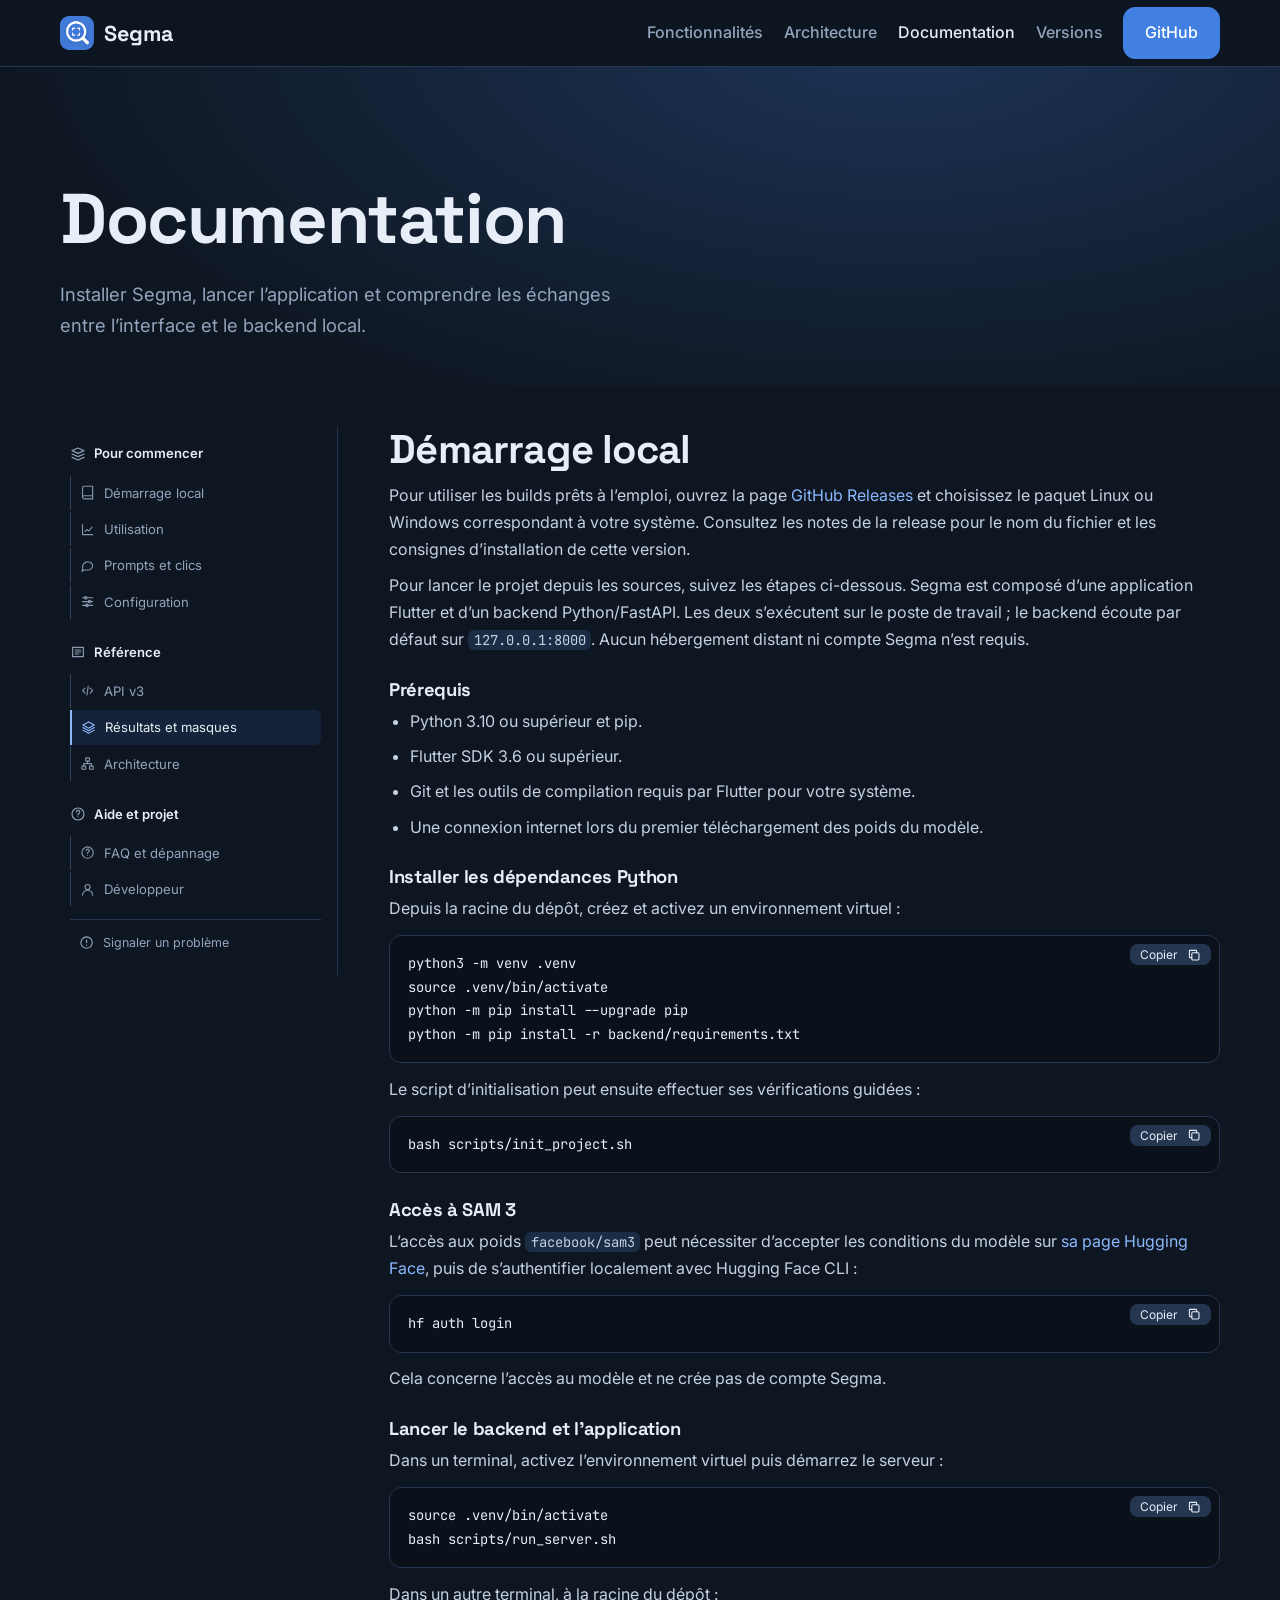
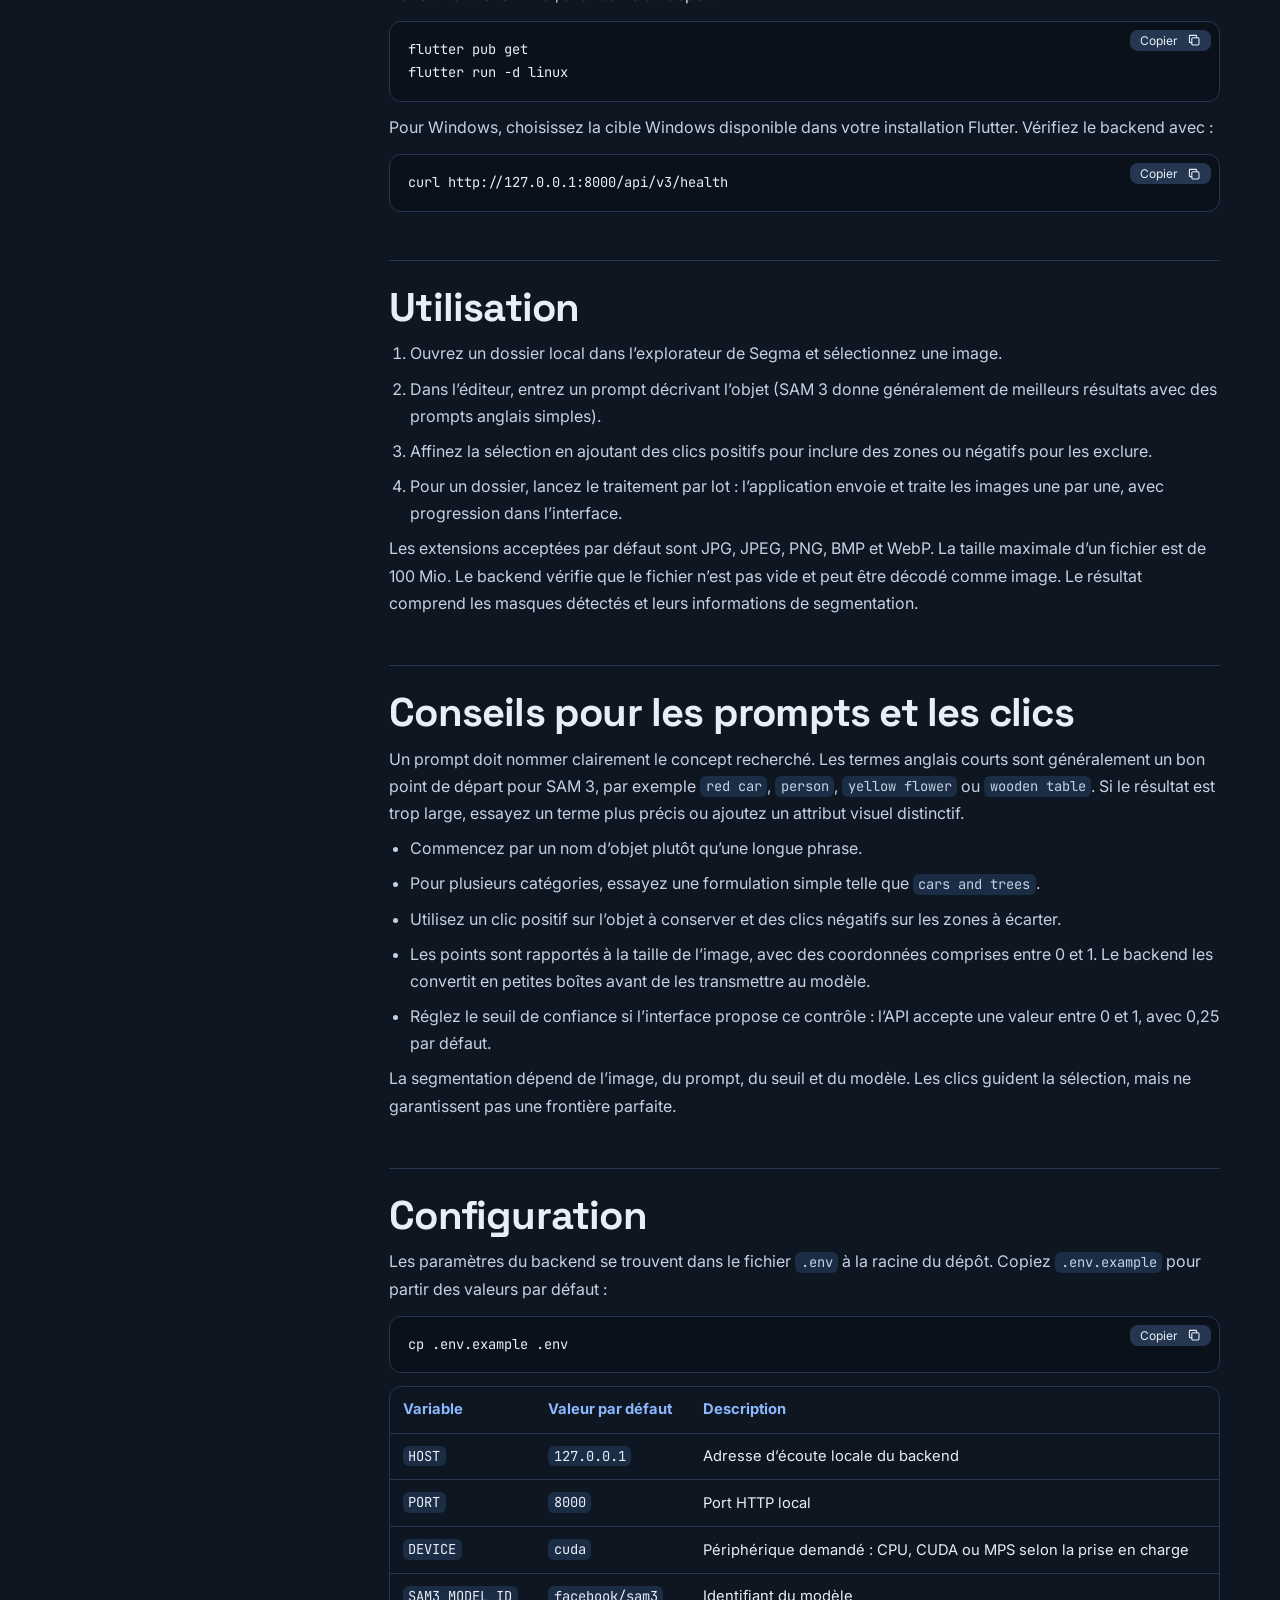
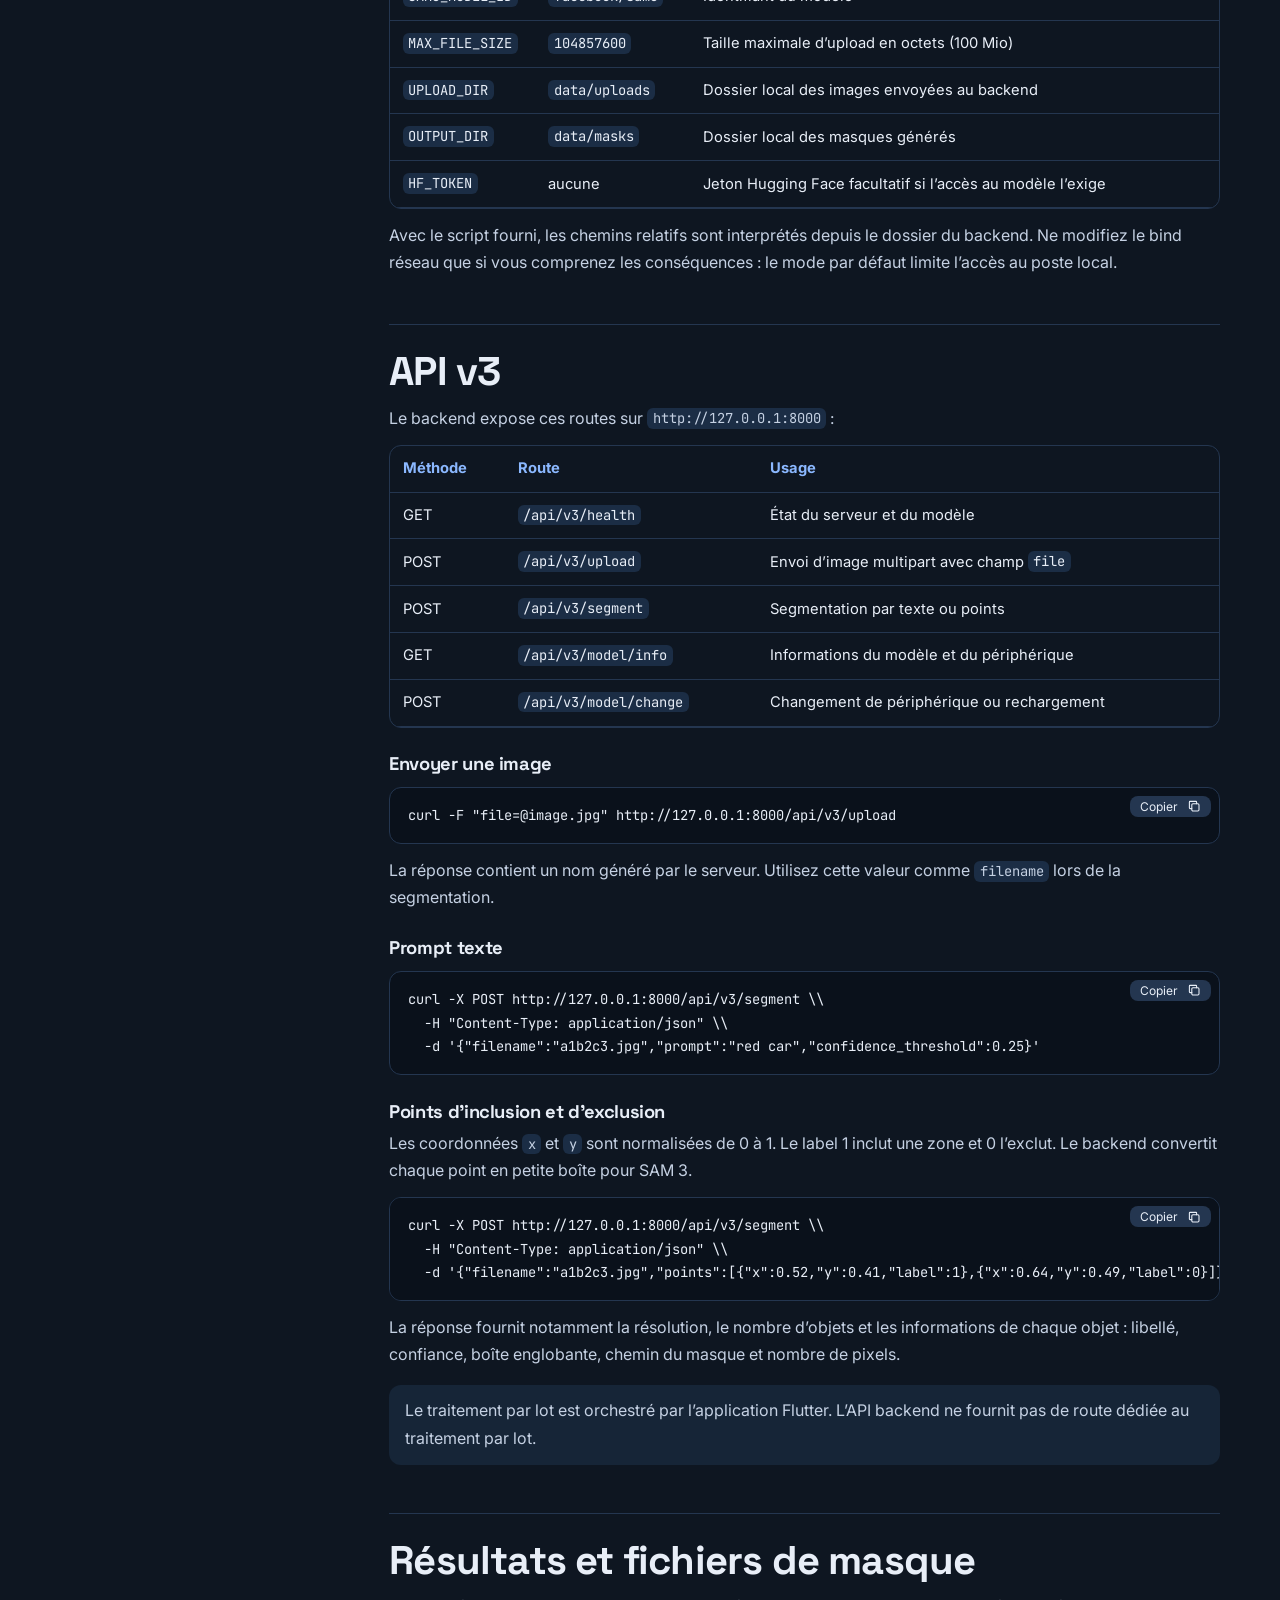
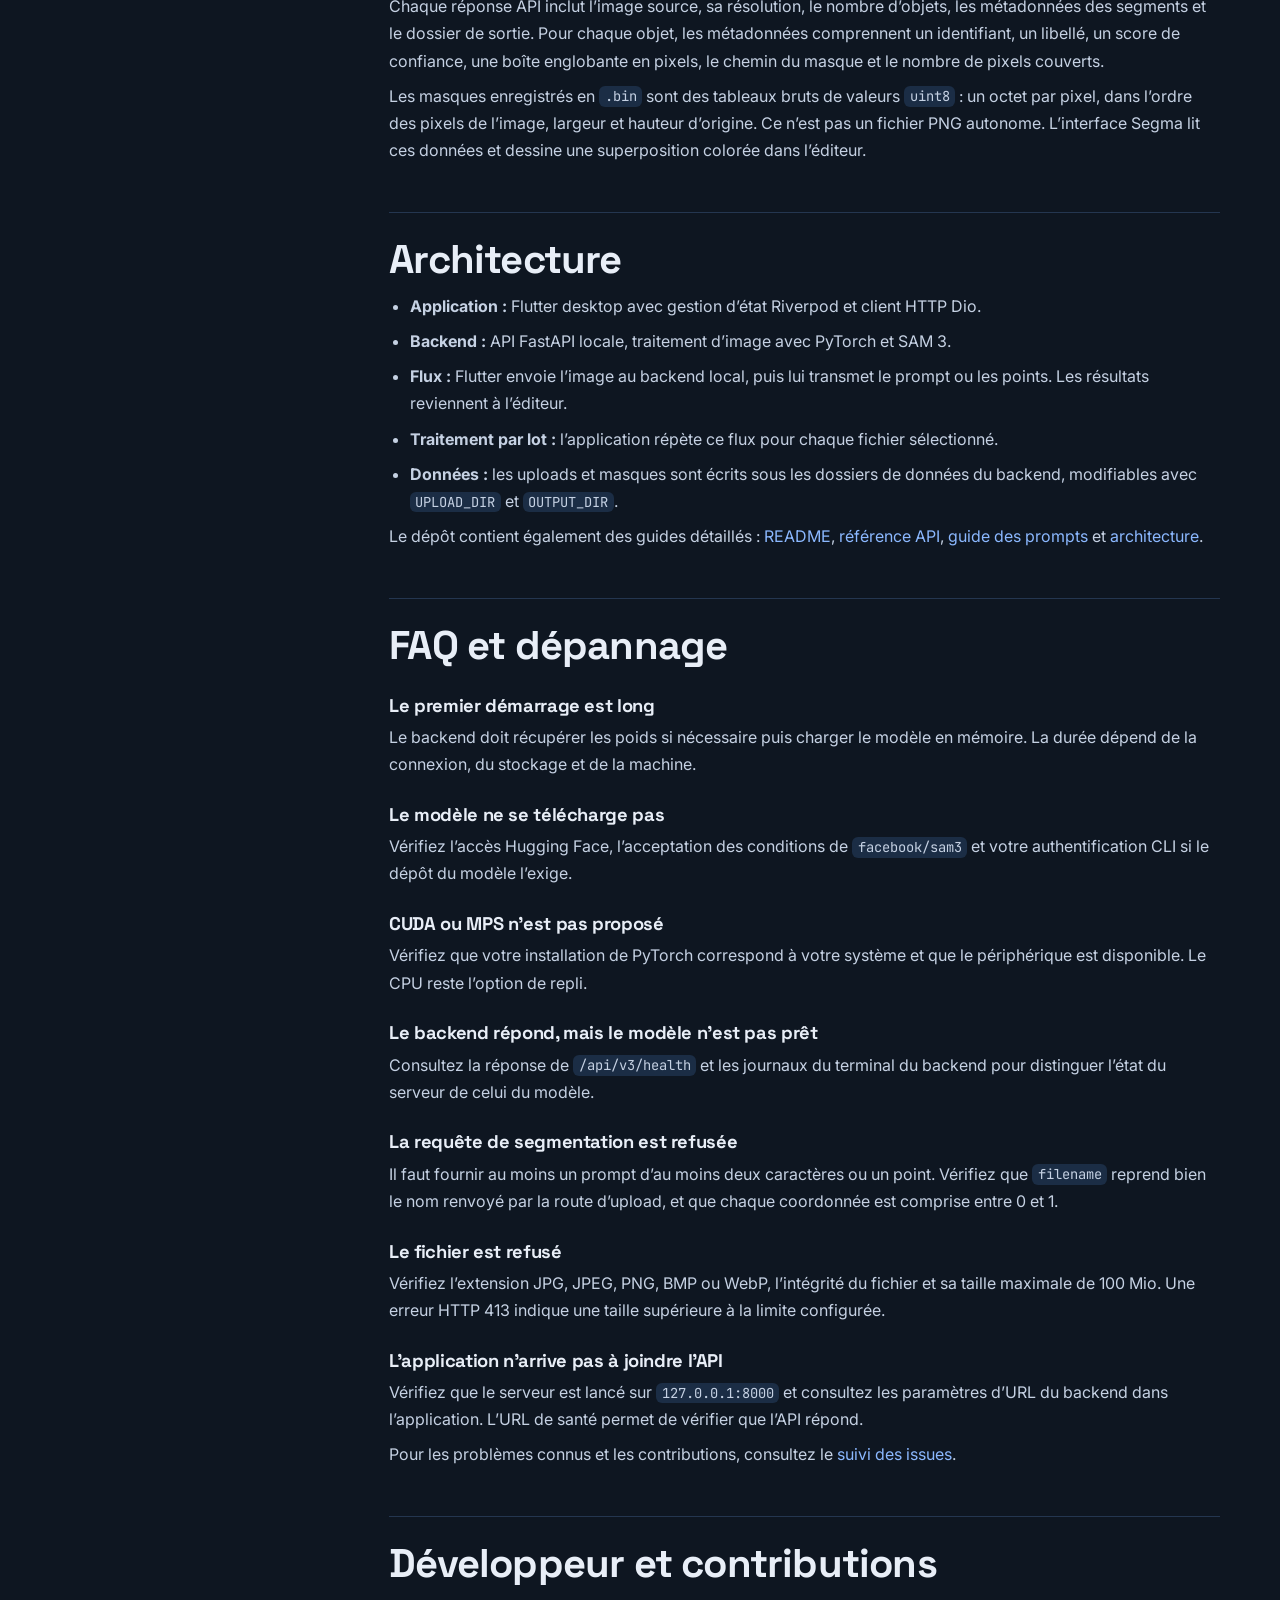
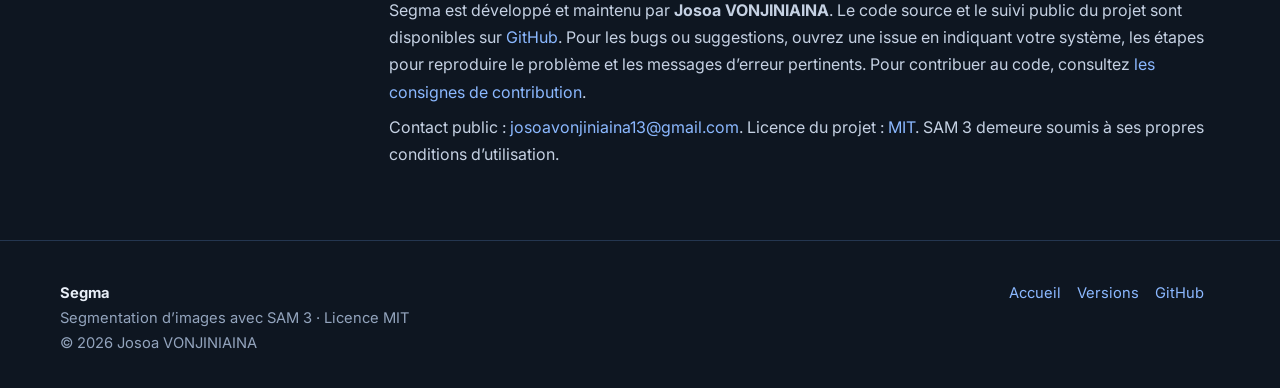
<file: presentation/docs.html>
<!doctype html>
<html lang="fr">

<head>
  <meta charset="utf-8">
  <meta name="viewport" content="width=device-width,initial-scale=1,viewport-fit=cover">
  <title>Documentation - Segma</title>
  <meta name="description" content="Installation locale, utilisation, API et architecture de Segma.">
  <meta name="theme-color" content="#0e1621">
  <link rel="icon" href="assets/favicon.png">
  <link rel="preconnect" href="https://fonts.googleapis.com">
  <link rel="preconnect" href="https://fonts.gstatic.com" crossorigin>
  <link
    href="https://fonts.googleapis.com/css2?family=Inter:wght@400;500;600&family=JetBrains+Mono:wght@400;500&family=Space+Grotesk:wght@500;700&display=swap"
    rel="stylesheet">
  <link rel="stylesheet" href="css/style.css">
</head>

<body>
  <header>
    <div class="wrap">
      <nav><a class="brand" href="index.html"><img src="assets/favicon.png" alt="">Segma</a><button id="burger"
          aria-label="Ouvrir le menu" aria-expanded="false"><svg class="icon" viewBox="0 0 24 24" aria-hidden="true">
            <path d="M4 6h16M4 12h16M4 18h16" />
          </svg></button>
        <div class="links"><a href="index.html#fonctionnalites">Fonctionnalités</a><a
            href="index.html#architecture">Architecture</a><a class="on" href="docs.html">Documentation</a><a
            href="releases.html">Versions</a><a class="btn" href="https://github.com/josoavj/segma">GitHub</a></div>
      </nav>
    </div>
  </header>
  <main>
    <section class="hero page-hero">
      <div class="wrap"><h1>Documentation</h1>
        <p class="lead">Installer Segma, lancer l’application et comprendre les échanges entre l’interface et le backend
          local.</p>
      </div>
    </section>
    <div class="wrap docs">
      <aside class="docs-aside">
        <button id="tocbtn" class="toc-toggle" type="button" aria-expanded="false" aria-controls="docs-nav">
          <svg class="icon" viewBox="0 0 24 24" aria-hidden="true"><path d="M4 6h16M4 12h16M4 18h16" /></svg>
          <span>Sommaire de la documentation</span>
          <svg class="icon toc-chevron" viewBox="0 0 24 24" aria-hidden="true"><path d="m6 9 6 6 6-6" /></svg>
        </button>
        <nav class="side" id="docs-nav" aria-label="Sommaire de la documentation">
          <div class="side-group"><span class="side-label"><svg class="icon" viewBox="0 0 24 24" aria-hidden="true"><path d="m3 7 9-4 9 4-9 4-9-4Z"/><path d="m3 12 9 4 9-4M3 17l9 4 9-4"/></svg>Pour commencer</span>
            <a class="side-link" href="#demarrage"><svg class="icon" viewBox="0 0 24 24" aria-hidden="true"><path d="M4 19.5A2.5 2.5 0 0 1 6.5 17H20M6.5 2H20v20H6.5A2.5 2.5 0 0 1 4 19.5v-15A2.5 2.5 0 0 1 6.5 2Z"/></svg>Démarrage local</a>
            <a class="side-link" href="#utilisation"><svg class="icon" viewBox="0 0 24 24" aria-hidden="true"><path d="M4 4v16h16M8 15l3-3 3 2 5-6"/></svg>Utilisation</a>
            <a class="side-link" href="#prompts"><svg class="icon" viewBox="0 0 24 24" aria-hidden="true"><path d="M20 11.5a7.5 7.5 0 0 1-7.5 7.5H7l-4 2 1.5-4A7.5 7.5 0 1 1 20 11.5Z"/></svg>Prompts et clics</a>
            <a class="side-link" href="#configuration"><svg class="icon" viewBox="0 0 24 24" aria-hidden="true"><path d="M4 6h16M4 12h16M4 18h16"/><circle cx="9" cy="6" r="2"/><circle cx="15" cy="12" r="2"/><circle cx="11" cy="18" r="2"/></svg>Configuration</a>
          </div>
          <div class="side-group"><span class="side-label"><svg class="icon" viewBox="0 0 24 24" aria-hidden="true"><path d="M4 5h16v14H4zM8 9h8m-8 3h8m-8 3h5"/></svg>Référence</span>
            <a class="side-link" href="#api"><svg class="icon" viewBox="0 0 24 24" aria-hidden="true"><path d="m8 8-4 4 4 4m8-8 4 4-4 4m-3-11-2 14"/></svg>API v3</a>
            <a class="side-link" href="#resultats"><svg class="icon" viewBox="0 0 24 24" aria-hidden="true"><path d="m12 3 9 5-9 5-9-5 9-5Z"/><path d="m3 12 9 5 9-5M3 16l9 5 9-5"/></svg>Résultats et masques</a>
            <a class="side-link" href="#architecture"><svg class="icon" viewBox="0 0 24 24" aria-hidden="true"><rect x="9" y="3" width="6" height="5" rx="1"/><rect x="3" y="16" width="6" height="5" rx="1"/><rect x="15" y="16" width="6" height="5" rx="1"/><path d="M12 8v4M6 16v-4h12v4"/></svg>Architecture</a>
          </div>
          <div class="side-group"><span class="side-label"><svg class="icon" viewBox="0 0 24 24" aria-hidden="true"><circle cx="12" cy="12" r="9"/><path d="M9.6 9a2.5 2.5 0 1 1 4.7 1.2c-.8 1.1-2.3 1.3-2.3 3m0 3h.01"/></svg>Aide et projet</span>
            <a class="side-link" href="#faq"><svg class="icon" viewBox="0 0 24 24" aria-hidden="true"><circle cx="12" cy="12" r="9"/><path d="M9.6 9a2.5 2.5 0 1 1 4.7 1.2c-.8 1.1-2.3 1.3-2.3 3m0 3h.01"/></svg>FAQ et dépannage</a>
            <a class="side-link" href="#developpeur"><svg class="icon" viewBox="0 0 24 24" aria-hidden="true"><circle cx="12" cy="8" r="4"/><path d="M4 21a8 8 0 0 1 16 0"/></svg>Développeur</a>
          </div>
          <a class="side-help" href="https://github.com/josoavj/segma/issues" target="_blank" rel="noopener noreferrer"><svg class="icon" viewBox="0 0 24 24" aria-hidden="true"><path d="M12 8v4m0 4h.01"/><circle cx="12" cy="12" r="9"/></svg>Signaler un problème</a>
        </nav>
      </aside>
      <article class="doc">
        <h2 id="demarrage">Démarrage local</h2>
        <p>Pour utiliser les builds prêts à l’emploi, ouvrez la page <a
            href="https://github.com/josoavj/segma/releases">GitHub Releases</a> et choisissez le paquet Linux ou
          Windows correspondant à votre système. Consultez les notes de la release pour le nom du fichier et les
          consignes d’installation de cette version.</p>
        <p>Pour lancer le projet depuis les sources, suivez les étapes ci-dessous. Segma est composé d’une application
          Flutter et d’un backend Python/FastAPI. Les deux s’exécutent sur le poste de travail ; le backend écoute par
          défaut sur <code>127.0.0.1:8000</code>. Aucun hébergement distant ni compte Segma n’est requis.</p>
        <h3>Prérequis</h3>
        <ul>
          <li>Python 3.10 ou supérieur et pip.</li>
          <li>Flutter SDK 3.6 ou supérieur.</li>
          <li>Git et les outils de compilation requis par Flutter pour votre système.</li>
          <li>Une connexion internet lors du premier téléchargement des poids du modèle.</li>
        </ul>
        <h3>Installer les dépendances Python</h3>
        <p>Depuis la racine du dépôt, créez et activez un environnement virtuel :</p>
        <pre><code>python3 -m venv .venv
source .venv/bin/activate
python -m pip install --upgrade pip
python -m pip install -r backend/requirements.txt</code></pre>
        <p>Le script d’initialisation peut ensuite effectuer ses vérifications guidées :</p>
        <pre><code>bash scripts/init_project.sh</code></pre>
        <h3>Accès à SAM 3</h3>
        <p>L’accès aux poids <code>facebook/sam3</code> peut nécessiter d’accepter les conditions du modèle sur <a
            href="https://huggingface.co/facebook/sam3">sa page Hugging Face</a>, puis de s’authentifier localement avec
          Hugging Face CLI :</p>
        <pre><code>hf auth login</code></pre>
        <p>Cela concerne l’accès au modèle et ne crée pas de compte Segma.</p>
        <h3>Lancer le backend et l’application</h3>
        <p>Dans un terminal, activez l’environnement virtuel puis démarrez le serveur :</p>
        <pre><code>source .venv/bin/activate
bash scripts/run_server.sh</code></pre>
        <p>Dans un autre terminal, à la racine du dépôt :</p>
        <pre><code>flutter pub get
flutter run -d linux</code></pre>
        <p>Pour Windows, choisissez la cible Windows disponible dans votre installation Flutter. Vérifiez le backend
          avec :</p>
        <pre><code>curl http://127.0.0.1:8000/api/v3/health</code></pre>

        <h2 id="utilisation">Utilisation</h2>
        <ol>
          <li>Ouvrez un dossier local dans l’explorateur de Segma et sélectionnez une image.</li>
          <li>Dans l’éditeur, entrez un prompt décrivant l’objet (SAM 3 donne généralement de meilleurs résultats avec
            des prompts anglais simples).</li>
          <li>Affinez la sélection en ajoutant des clics positifs pour inclure des zones ou négatifs pour les exclure.
          </li>
          <li>Pour un dossier, lancez le traitement par lot : l’application envoie et traite les images une par une,
            avec progression dans l’interface.</li>
        </ol>
        <p>Les extensions acceptées par défaut sont JPG, JPEG, PNG, BMP et WebP. La taille maximale d’un fichier est de
          100 Mio. Le backend vérifie que le fichier n’est pas vide et peut être décodé comme image. Le résultat
          comprend les masques détectés et leurs informations de segmentation.</p>

        <h2 id="prompts">Conseils pour les prompts et les clics</h2>
        <p>Un prompt doit nommer clairement le concept recherché. Les termes anglais courts sont généralement un bon
          point de départ pour SAM 3, par exemple <code>red car</code>, <code>person</code>, <code>yellow flower</code>
          ou <code>wooden table</code>. Si le résultat est trop large, essayez un terme plus précis ou ajoutez un
          attribut visuel distinctif.</p>
        <ul>
          <li>Commencez par un nom d’objet plutôt qu’une longue phrase.</li>
          <li>Pour plusieurs catégories, essayez une formulation simple telle que <code>cars and trees</code>.</li>
          <li>Utilisez un clic positif sur l’objet à conserver et des clics négatifs sur les zones à écarter.</li>
          <li>Les points sont rapportés à la taille de l’image, avec des coordonnées comprises entre 0 et 1. Le backend
            les convertit en petites boîtes avant de les transmettre au modèle.</li>
          <li>Réglez le seuil de confiance si l’interface propose ce contrôle : l’API accepte une valeur entre 0 et 1,
            avec 0,25 par défaut.</li>
        </ul>
        <p>La segmentation dépend de l’image, du prompt, du seuil et du modèle. Les clics guident la sélection, mais ne
          garantissent pas une frontière parfaite.</p>

        <h2 id="configuration">Configuration</h2>
        <p>Les paramètres du backend se trouvent dans le fichier <code>.env</code> à la racine du dépôt. Copiez
          <code>.env.example</code> pour partir des valeurs par défaut :</p>
        <pre><code>cp .env.example .env</code></pre>
        <div class="tw">
          <table>
            <thead>
              <tr>
                <th>Variable</th>
                <th>Valeur par défaut</th>
                <th>Description</th>
              </tr>
            </thead>
            <tbody>
              <tr>
                <td><code>HOST</code></td>
                <td><code>127.0.0.1</code></td>
                <td>Adresse d’écoute locale du backend</td>
              </tr>
              <tr>
                <td><code>PORT</code></td>
                <td><code>8000</code></td>
                <td>Port HTTP local</td>
              </tr>
              <tr>
                <td><code>DEVICE</code></td>
                <td><code>cuda</code></td>
                <td>Périphérique demandé : CPU, CUDA ou MPS selon la prise en charge</td>
              </tr>
              <tr>
                <td><code>SAM3_MODEL_ID</code></td>
                <td><code>facebook/sam3</code></td>
                <td>Identifiant du modèle</td>
              </tr>
              <tr>
                <td><code>MAX_FILE_SIZE</code></td>
                <td><code>104857600</code></td>
                <td>Taille maximale d’upload en octets (100 Mio)</td>
              </tr>
              <tr>
                <td><code>UPLOAD_DIR</code></td>
                <td><code>data/uploads</code></td>
                <td>Dossier local des images envoyées au backend</td>
              </tr>
              <tr>
                <td><code>OUTPUT_DIR</code></td>
                <td><code>data/masks</code></td>
                <td>Dossier local des masques générés</td>
              </tr>
              <tr>
                <td><code>HF_TOKEN</code></td>
                <td>aucune</td>
                <td>Jeton Hugging Face facultatif si l’accès au modèle l’exige</td>
              </tr>
            </tbody>
          </table>
        </div>
        <p>Avec le script fourni, les chemins relatifs sont interprétés depuis le dossier du backend. Ne modifiez le
          bind réseau que si vous comprenez les conséquences : le mode par défaut limite l’accès au poste local.</p>

        <h2 id="api">API v3</h2>
        <p>Le backend expose ces routes sur <code>http://127.0.0.1:8000</code> :</p>
        <div class="tw">
          <table>
            <thead>
              <tr>
                <th>Méthode</th>
                <th>Route</th>
                <th>Usage</th>
              </tr>
            </thead>
            <tbody>
              <tr>
                <td>GET</td>
                <td><code>/api/v3/health</code></td>
                <td>État du serveur et du modèle</td>
              </tr>
              <tr>
                <td>POST</td>
                <td><code>/api/v3/upload</code></td>
                <td>Envoi d’image multipart avec champ <code>file</code></td>
              </tr>
              <tr>
                <td>POST</td>
                <td><code>/api/v3/segment</code></td>
                <td>Segmentation par texte ou points</td>
              </tr>
              <tr>
                <td>GET</td>
                <td><code>/api/v3/model/info</code></td>
                <td>Informations du modèle et du périphérique</td>
              </tr>
              <tr>
                <td>POST</td>
                <td><code>/api/v3/model/change</code></td>
                <td>Changement de périphérique ou rechargement</td>
              </tr>
            </tbody>
          </table>
        </div>
        <h3>Envoyer une image</h3>
        <pre><code>curl -F "file=@image.jpg" http://127.0.0.1:8000/api/v3/upload</code></pre>
        <p>La réponse contient un nom généré par le serveur. Utilisez cette valeur comme <code>filename</code> lors de
          la segmentation.</p>
        <h3>Prompt texte</h3>
        <pre><code>curl -X POST http://127.0.0.1:8000/api/v3/segment \\
  -H "Content-Type: application/json" \\
  -d '{"filename":"a1b2c3.jpg","prompt":"red car","confidence_threshold":0.25}'</code></pre>
        <h3>Points d’inclusion et d’exclusion</h3>
        <p>Les coordonnées <code>x</code> et <code>y</code> sont normalisées de 0 à 1. Le label 1 inclut une zone et 0
          l’exclut. Le backend convertit chaque point en petite boîte pour SAM 3.</p>
        <pre><code>curl -X POST http://127.0.0.1:8000/api/v3/segment \\
  -H "Content-Type: application/json" \\
  -d '{"filename":"a1b2c3.jpg","points":[{"x":0.52,"y":0.41,"label":1},{"x":0.64,"y":0.49,"label":0}]}'</code></pre>
        <p>La réponse fournit notamment la résolution, le nombre d’objets et les informations de chaque objet : libellé,
          confiance, boîte englobante, chemin du masque et nombre de pixels.</p>
        <div class="note">Le traitement par lot est orchestré par l’application Flutter. L’API backend ne fournit pas de
          route dédiée au traitement par lot.</div>

        <h2 id="resultats">Résultats et fichiers de masque</h2>
        <p>Chaque réponse API inclut l’image source, sa résolution, le nombre d’objets, les métadonnées des segments et
          le dossier de sortie. Pour chaque objet, les métadonnées comprennent un identifiant, un libellé, un score de
          confiance, une boîte englobante en pixels, le chemin du masque et le nombre de pixels couverts.</p>
        <p>Les masques enregistrés en <code>.bin</code> sont des tableaux bruts de valeurs <code>uint8</code> : un octet
          par pixel, dans l’ordre des pixels de l’image, largeur et hauteur d’origine. Ce n’est pas un fichier PNG
          autonome. L’interface Segma lit ces données et dessine une superposition colorée dans l’éditeur.</p>

        <h2 id="architecture">Architecture</h2>
        <ul>
          <li><strong>Application :</strong> Flutter desktop avec gestion d’état Riverpod et client HTTP Dio.</li>
          <li><strong>Backend :</strong> API FastAPI locale, traitement d’image avec PyTorch et SAM 3.</li>
          <li><strong>Flux :</strong> Flutter envoie l’image au backend local, puis lui transmet le prompt ou les
            points. Les résultats reviennent à l’éditeur.</li>
          <li><strong>Traitement par lot :</strong> l’application répète ce flux pour chaque fichier sélectionné.</li>
          <li><strong>Données :</strong> les uploads et masques sont écrits sous les dossiers de données du backend,
            modifiables avec <code>UPLOAD_DIR</code> et <code>OUTPUT_DIR</code>.</li>
        </ul>
        <p>Le dépôt contient également des guides détaillés : <a
            href="https://github.com/josoavj/segma/blob/master/README.md">README</a>, <a
            href="https://github.com/josoavj/segma/blob/master/backend/API_USAGE.md">référence API</a>, <a
            href="https://github.com/josoavj/segma/blob/master/docs/guides/PROMPTS_GUIDE.md">guide des prompts</a> et <a
            href="https://github.com/josoavj/segma/blob/master/docs/guides/ARCHITECTURE.md">architecture</a>.</p>

        <h2 id="faq">FAQ et dépannage</h2>
        <h3>Le premier démarrage est long</h3>
        <p>Le backend doit récupérer les poids si nécessaire puis charger le modèle en mémoire. La durée dépend de la
          connexion, du stockage et de la machine.</p>
        <h3>Le modèle ne se télécharge pas</h3>
        <p>Vérifiez l’accès Hugging Face, l’acceptation des conditions de <code>facebook/sam3</code> et votre
          authentification CLI si le dépôt du modèle l’exige.</p>
        <h3>CUDA ou MPS n’est pas proposé</h3>
        <p>Vérifiez que votre installation de PyTorch correspond à votre système et que le périphérique est disponible.
          Le CPU reste l’option de repli.</p>
        <h3>Le backend répond, mais le modèle n’est pas prêt</h3>
        <p>Consultez la réponse de <code>/api/v3/health</code> et les journaux du terminal du backend pour distinguer
          l’état du serveur de celui du modèle.</p>
        <h3>La requête de segmentation est refusée</h3>
        <p>Il faut fournir au moins un prompt d’au moins deux caractères ou un point. Vérifiez que <code>filename</code>
          reprend bien le nom renvoyé par la route d’upload, et que chaque coordonnée est comprise entre 0 et 1.</p>
        <h3>Le fichier est refusé</h3>
        <p>Vérifiez l’extension JPG, JPEG, PNG, BMP ou WebP, l’intégrité du fichier et sa taille maximale de 100 Mio.
          Une erreur HTTP 413 indique une taille supérieure à la limite configurée.</p>
        <h3>L’application n’arrive pas à joindre l’API</h3>
        <p>Vérifiez que le serveur est lancé sur <code>127.0.0.1:8000</code> et consultez les paramètres d’URL du
          backend dans l’application. L’URL de santé permet de vérifier que l’API répond.</p>
        <p>Pour les problèmes connus et les contributions, consultez le <a
            href="https://github.com/josoavj/segma/issues">suivi des issues</a>.</p>

        <h2 id="developpeur">Développeur et contributions</h2>
        <p>Segma est développé et maintenu par <strong>Josoa VONJINIAINA</strong>. Le code source et le suivi public du
          projet sont disponibles sur <a href="https://github.com/josoavj/segma">GitHub</a>. Pour les bugs ou
          suggestions, ouvrez une issue en indiquant votre système, les étapes pour reproduire le problème et les
          messages d’erreur pertinents. Pour contribuer au code, consultez <a
            href="https://github.com/josoavj/segma/blob/master/CONTRIBUTING.md">les consignes de contribution</a>.</p>
        <p>Contact public : <a href="mailto:josoavonjiniaina13@gmail.com">josoavonjiniaina13@gmail.com</a>. Licence du
          projet : <a href="https://github.com/josoavj/segma/blob/master/LICENSE">MIT</a>. SAM 3 demeure soumis à ses
          propres conditions d’utilisation.</p>
      </article>
    </div>
  </main>
  <footer>
    <div class="wrap">
      <div><b class="footer-brand">Segma</b><br>Segmentation d’images avec SAM 3 · Licence MIT<br>© 2026 Josoa
        VONJINIAINA</div>
      <div><a href="index.html">Accueil</a><a href="releases.html">Versions</a><a
          href="https://github.com/josoavj/segma">GitHub</a></div>
    </div>
  </footer>
  <script src="js/main.js"></script>
</body>

</html>
</file>
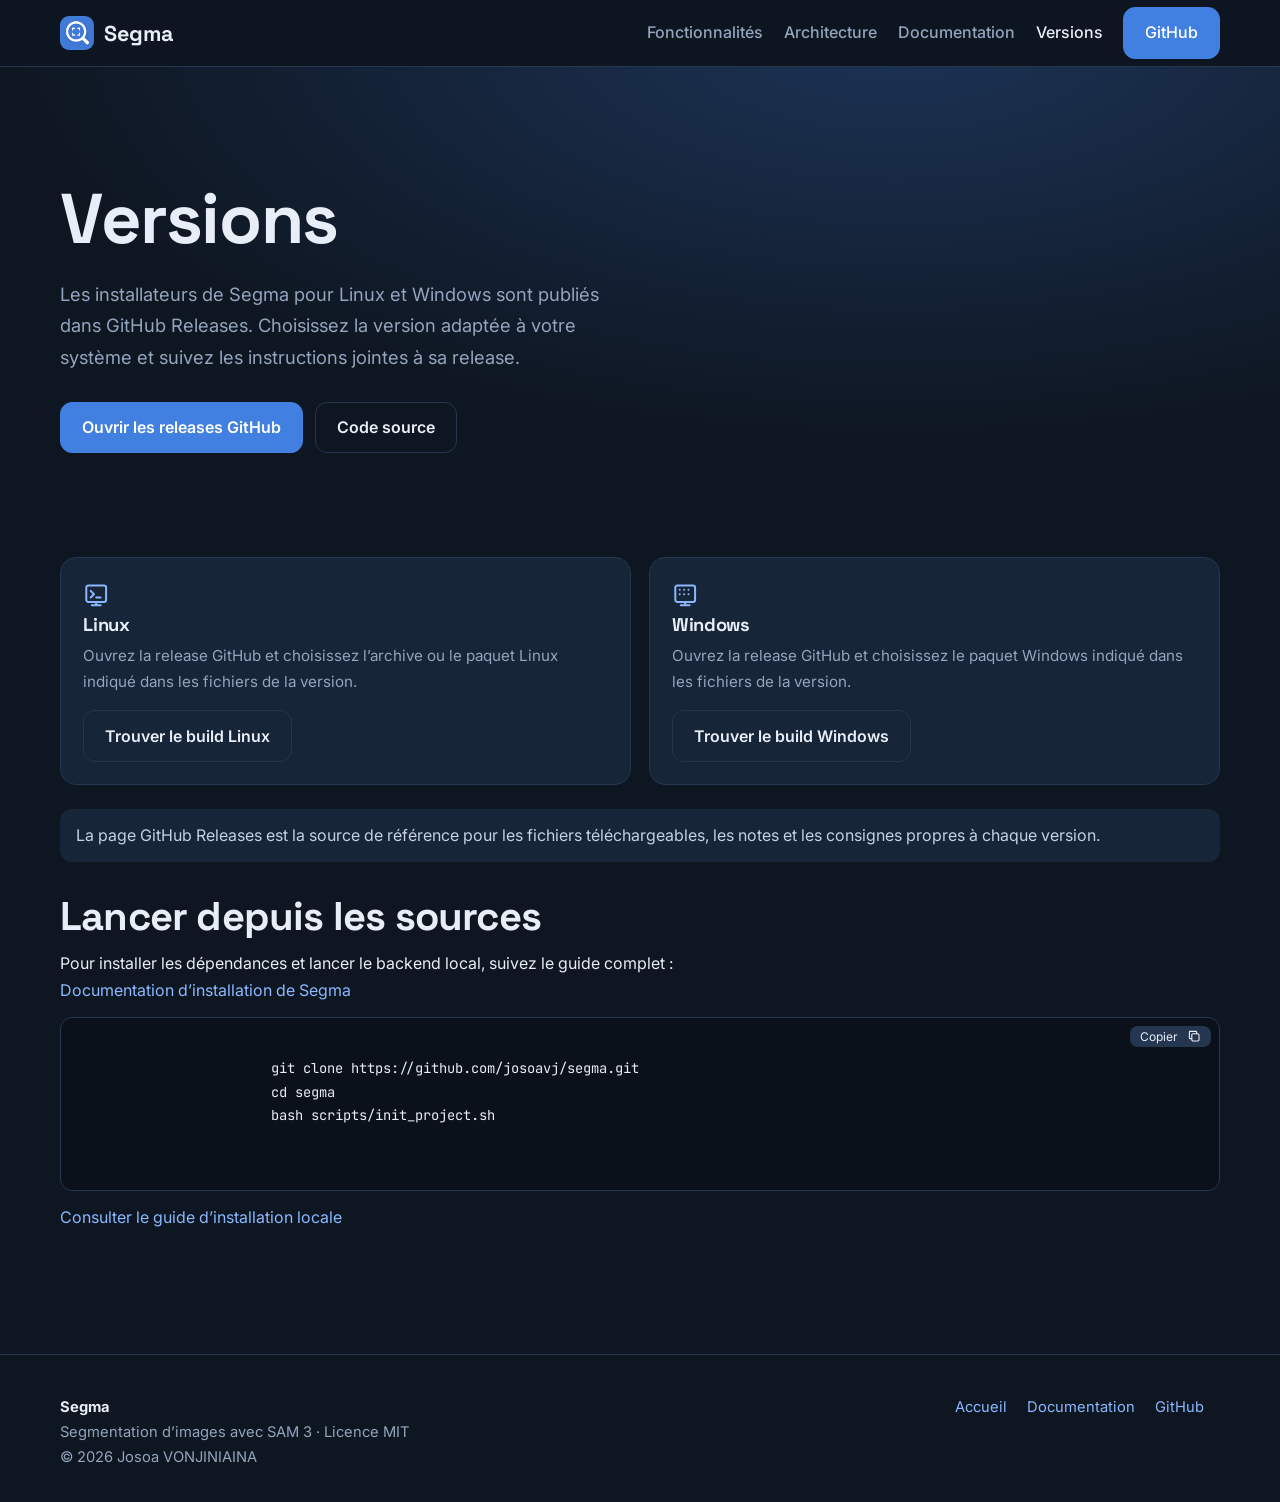
<file: presentation/releases.html>
<!doctype html>
<html lang="fr">

<head>
    <meta charset="utf-8">
    <meta name="viewport" content="width=device-width,initial-scale=1,viewport-fit=cover">
    <title>Versions - Segma</title>
    <meta name="description" content="Consultez les versions et le code source de Segma.">
    <meta name="theme-color" content="#0e1621">
    <link rel="icon" href="assets/favicon.png">
    <link rel="preconnect" href="https://fonts.googleapis.com">
    <link rel="preconnect" href="https://fonts.gstatic.com" crossorigin>
    <link
        href="https://fonts.googleapis.com/css2?family=Inter:wght@400;500;600&family=JetBrains+Mono:wght@400;500&family=Space+Grotesk:wght@500;700&display=swap"
        rel="stylesheet">
    <link rel="stylesheet" href="css/style.css">
</head>

<body>
    <header>
        <div class="wrap">
            <nav><a class="brand" href="index.html">
                <img src="assets/favicon.png" alt="">Segma</a>
                <button id="burger" aria-label="Ouvrir le menu" aria-expanded="false">
                    <svg class="icon" viewBox="0 0 24 24" aria-hidden="true" path d="M4 6h16M4 12h16M4 18h16" />
                    </svg>
                </button>
                <div class="links">
                    <a href="index.html#fonctionnalites">Fonctionnalités</a>
                    <a href="index.html#architecture">Architecture</a>
                    <a href="docs.html">Documentation</a>
                    <a href="releases.html" class="on">Versions</a>
                    <a class="btn" href="https://github.com/josoavj/segma">GitHub</a>
                </div>
            </nav>
        </div>
    </header>
    <main>
        <section class="hero page-hero">
            <div class="wrap"><h1>Versions</h1>
                <p class="lead">Les installateurs de Segma pour Linux et Windows sont publiés dans GitHub Releases.
                    Choisissez la version adaptée à votre système et suivez les instructions jointes à sa release.</p>
                <div class="cta">
                    <a class="btn" href="https://github.com/josoavj/segma/releases">Ouvrir les releases GitHub</a>
                    <a class="btn ghost" href="https://github.com/josoavj/segma">Code source</a>
                </div>
            </div>
        </section>
        <section>
            <div class="wrap">
                <div class="grid release-platforms">
                    <article class="card">
                        <div class="ic"><svg class="icon" viewBox="0 0 24 24" aria-hidden="true">
                                <rect x="3" y="4" width="18" height="15" rx="2" />
                                <path d="M8 22h8m-4-3v3M7 9l3 3-3 3m5 0h4" />
                            </svg></div>
                        <h3>Linux</h3>
                        <p>Ouvrez la release GitHub et choisissez l’archive ou le paquet Linux indiqué dans les fichiers
                            de la version.</p><a class="btn ghost"
                            href="https://github.com/josoavj/segma/releases">Trouver le build Linux</a>
                    </article>
                    <article class="card">
                        <div class="ic"><svg class="icon" viewBox="0 0 24 24" aria-hidden="true">
                                <rect x="3" y="4" width="18" height="15" rx="2" />
                                <path d="M8 22h8m-4-3v3M7 8h.01M11 8h.01M15 8h.01M7 12h.01M11 12h.01M15 12h.01" />
                            </svg></div>
                        <h3>Windows</h3>
                        <p>Ouvrez la release GitHub et choisissez le paquet Windows indiqué dans les fichiers de la
                            version.
                        </p>
                        <a class="btn ghost" href="https://github.com/josoavj/segma/releases">Trouver le build Windows</a>
                    </article>
                </div>
                <div class="note">
                    La page GitHub Releases est la source de référence pour les fichiers téléchargeables,
                    les notes et les consignes propres à chaque version.
                </div>
                <h2 class="install-heading">Lancer depuis les sources</h2>
                <p>Pour installer les dépendances et lancer le backend local, suivez le guide complet :</p>
                <p>
                    <a href="docs.html#demarrage">Documentation d’installation de Segma</a>
                </p>
                <pre>
                    <code>
                        git clone https://github.com/josoavj/segma.git
                        cd segma
                        bash scripts/init_project.sh
                    </code>
                </pre>
                <p class="sub">
                    <a href="docs.html#demarrage">Consulter le guide d’installation locale</a>
                </p>
            </div>
        </section>
    </main>
    <footer>
        <div class="wrap">
            <div>
                <b class="footer-brand">Segma</b>
                <br>Segmentation d’images avec SAM 3 · Licence MIT<br>
                © 2026 Josoa VONJINIAINA
            </div>
            <div>
                <a href="index.html">Accueil</a>
                <a href="docs.html">Documentation</a>
                <a href="https://github.com/josoavj/segma">GitHub</a>
            </div>
        </div>
    </footer>
    <script src="js/main.js"></script>
</body>

</html>
</file>
<file: presentation/css/style.css>
:root {
    --bg: #0e1621;
    --bg2: #121d2b;
    --card: #162537;
    --line: #243650;
    --tx: #e8eef7;
    --mut: #93a4bd;
    --ac: #4180e0;
    --ac2: #8bb8ff;
    color-scheme: dark
}

* {
    box-sizing: border-box;
    margin: 0
}

html {
    scroll-behavior: smooth;
    scroll-padding-top: 84px
}

body {
    font: 16px/1.7 Inter, system-ui, sans-serif;
    background: var(--bg);
    color: var(--tx);
    -webkit-font-smoothing: antialiased;
    overflow-x: hidden
}

h1,
h2,
h3 {
    font-family: 'Space Grotesk', Inter, sans-serif;
    line-height: 1.15;
    letter-spacing: -.02em
}

h1 {
    font-size: clamp(2.4rem, 6vw, 4.4rem)
}

h2 {
    font-size: clamp(1.7rem, 3.6vw, 2.5rem);
    margin-bottom: .6rem
}

h3 {
    font-size: 1.15rem;
    margin: 1.6rem 0 .5rem
}

a {
    color: var(--ac2);
    text-decoration: none
}

a:hover {
    text-decoration: underline
}

code,
pre {
    font-family: 'JetBrains Mono', monospace;
    font-size: .86rem
}

code {
    background: #1b2d45;
    padding: .1em .4em;
    border-radius: 6px
}

pre {
    position: relative;
    background: #0a111b;
    border: 1px solid var(--line);
    border-radius: 12px;
    padding: 1rem 1.1rem;
    overflow-x: auto;
    margin: .8rem 0;
    max-width: 100%
}

pre code {
    background: none;
    padding: 0
}

.cp {
    position: absolute;
    top: 8px;
    right: 8px;
    background: var(--line);
    color: var(--tx);
    border: 0;
    border-radius: 8px;
    padding: 3px 10px;
    font: 12px Inter;
    cursor: pointer
}

.wrap {
    width: min(1160px, 100% - 2.4rem);
    margin: auto
}

header {
    position: sticky;
    top: 0;
    z-index: 50;
    background: rgba(14, 22, 33, .85);
    backdrop-filter: blur(14px);
    border-bottom: 1px solid var(--line);
    padding-top: env(safe-area-inset-top, 0)
}

nav {
    display: flex;
    align-items: center;
    gap: 1.4rem;
    height: 66px
}

.brand {
    display: flex;
    align-items: center;
    gap: .6rem;
    font: 700 1.35rem 'Space Grotesk';
    color: var(--tx)
}

.brand img {
    width: 34px;
    height: 34px;
    border-radius: 9px
}

.links {
    display: flex;
    gap: 1.3rem;
    margin-left: auto;
    align-items: center
}

.links a {
    color: var(--mut);
    font-weight: 500
}

.links a:hover,
.links a.on {
    color: var(--tx);
    text-decoration: none
}

.btn {
    display: inline-flex;
    align-items: center;
    gap: .5rem;
    padding: .7rem 1.3rem;
    border-radius: 12px;
    font-weight: 600;
    background: var(--ac);
    color: #fff !important;
    border: 1px solid var(--ac);
    transition: .2s;
    cursor: pointer
}

.btn:hover {
    transform: translateY(-2px);
    text-decoration: none;
    box-shadow: 0 8px 24px rgba(65, 128, 224, .35)
}

.btn.ghost {
    background: transparent;
    border-color: var(--line);
    color: var(--tx) !important
}

#burger {
    display: none;
    margin-left: auto;
    background: none;
    border: 1px solid var(--line);
    color: var(--tx);
    border-radius: 10px;
    width: 42px;
    height: 42px;
    font-size: 1.3rem
}

.hero {
    padding: clamp(3rem, 9vw, 7rem) 0 3rem;
    background: radial-gradient(900px 420px at 70% -10%, rgba(65, 128, 224, .28), transparent)
}

.hero .g {
    display: grid;
    grid-template-columns: 1.1fr .9fr;
    gap: 3rem;
    align-items: center
}

.hero p.lead {
    color: var(--mut);
    font-size: 1.15rem;
    margin: 1.2rem 0 1.8rem;
    max-width: 560px
}

.grad {
    background: linear-gradient(90deg, #8bb8ff, #4180e0);
    -webkit-background-clip: text;
    background-clip: text;
    color: transparent
}

.cta {
    display: flex;
    gap: .8rem;
    flex-wrap: wrap
}

.term {
    background: #0a111b;
    border: 1px solid var(--line);
    border-radius: 16px;
    box-shadow: 0 30px 60px rgba(0, 0, 0, .4);
    min-width: 0
}

.term i {
    display: inline-block;
    width: 11px;
    height: 11px;
    border-radius: 50%;
    background: #2c4160;
    margin: 12px 0 0 12px
}

.term pre {
    border: 0;
    margin: 0
}

section {
    padding: clamp(3rem, 7vw, 5.5rem) 0
}

section.alt {
    background: var(--bg2)
}

.sub {
    color: var(--mut);
    max-width: 640px;
    margin-bottom: 2.2rem
}

.grid {
    display: grid;
    grid-template-columns: repeat(auto-fit, minmax(min(100%, 260px), 1fr));
    gap: 1.1rem
}

.card {
    background: var(--card);
    border: 1px solid var(--line);
    border-radius: 16px;
    padding: 1.4rem;
    transition: .2s
}

.card:hover {
    border-color: var(--ac);
    transform: translateY(-3px)
}

.card h3 {
    margin-top: .4rem
}

.card p {
    color: var(--mut);
    font-size: .95rem
}

.ic {
    display: flex;
    color: var(--ac2)
}

.steps {
    counter-reset: s
}

.steps .card {
    position: relative;
    padding-top: 2.6rem
}

.steps .card:before {
    counter-increment: s;
    content: counter(s);
    position: absolute;
    top: 1rem;
    left: 1.4rem;
    font: 700 1.4rem 'Space Grotesk';
    color: var(--ac)
}

.stats {
    display: grid;
    grid-template-columns: repeat(auto-fit, minmax(140px, 1fr));
    gap: 1rem;
    margin-top: 2.5rem
}

.stats div {
    text-align: center;
    padding: 1rem;
    border: 1px solid var(--line);
    border-radius: 14px;
    background: var(--card)
}

.stats b {
    display: block;
    font: 700 1.9rem 'Space Grotesk';
    color: var(--ac2)
}

.stats span {
    color: var(--mut);
    font-size: .88rem
}

table {
    width: 100%;
    border-collapse: collapse;
    font-size: .92rem
}

th,
td {
    padding: .65rem .8rem;
    border-bottom: 1px solid var(--line);
    text-align: left;
    vertical-align: top
}

th {
    color: var(--ac2)
}

.tw {
    overflow-x: auto;
    border: 1px solid var(--line);
    border-radius: 12px;
    margin: .8rem 0
}

details {
    background: var(--card);
    border: 1px solid var(--line);
    border-radius: 14px;
    padding: 1rem 1.2rem;
    margin-bottom: .7rem
}

summary {
    cursor: pointer;
    font-weight: 600
}

details p {
    color: var(--mut);
    margin-top: .6rem
}

footer {
    border-top: 1px solid var(--line);
    padding: 2.5rem 0 calc(2rem + env(safe-area-inset-bottom, 0px));
    color: var(--mut);
    font-size: .92rem
}

footer .wrap {
    display: flex;
    flex-wrap: wrap;
    gap: 1.5rem;
    justify-content: space-between
}

footer a {
    margin-right: 1rem
}

.docs {
    display: grid;
    grid-template-columns: 278px minmax(0, 1fr);
    gap: clamp(1.5rem, 4vw, 3.5rem);
    padding: 2.5rem 0 4rem
}

.side {
    display: block;
    height: auto;
    align-items: stretch;
    gap: 0;
    position: sticky;
    top: 88px;
    align-self: start;
    max-height: calc(100vh - 108px);
    overflow: auto;
    padding: .1rem 1rem .6rem 0;
    border-right: 1px solid var(--line);
    font-size: .88rem;
    scrollbar-width: thin;
    scrollbar-color: var(--line) transparent
}

.side-group { display: grid; gap: .12rem; margin: .35rem 0 .8rem }
.side-label { display: flex; align-items: center; gap: .55rem; padding: .55rem .6rem; color: var(--tx); font-size: .82rem; font-weight: 600 }
.side-label .icon { width: 1rem; height: 1rem; color: #8c9bb0 }
.side-link { position: relative; display: flex; min-height: 34px; align-items: center; gap: .55rem; margin-left: .65rem; padding: .38rem .55rem; border-left: 1px solid #33445c; border-radius: 0 6px 6px 0; color: var(--mut); font-size: .82rem; transition: color .15s,background .15s,border-color .15s }
.side-link .icon { width: .95rem; height: .95rem; color: #8594aa }
.side-link:hover { background: rgba(255,255,255,.045); color: var(--tx); text-decoration: none }
.side-link.on { border-left: 2px solid var(--ac2); background: rgba(65,128,224,.12); color: #eff5ff }
.side-link.on .icon { color: var(--ac2) }
.side-help { display: flex; align-items: center; gap: .55rem; margin: .4rem 0 0 .65rem; padding: .75rem .55rem; border-top: 1px solid var(--line); color: var(--mut); font-size: .78rem }
.side-help .icon { width: .95rem; height: .95rem }
.side-help:hover { color: var(--ac2); text-decoration: none }
.docs-aside { min-width: 0 }
.toc-toggle { display: none; width: 100%; align-items: center; gap: .7rem; padding: .75rem .9rem; border: 1px solid var(--line); border-radius: 8px; background: var(--bg2); color: var(--tx); font: 600 .9rem Inter; cursor: pointer }
.toc-toggle .icon { color: var(--ac2) }
.toc-chevron { margin-left: auto; transition: transform .2s }
.toc-toggle[aria-expanded="true"] .toc-chevron { transform: rotate(180deg) }
.toc-toggle:hover { border-color: var(--ac) }

.side-link:hover,
.side-link.on {
    color: var(--tx);
    text-decoration: none
}

.doc h2 {
    margin-top: 3rem;
    padding-top: 1.5rem;
    border-top: 1px solid var(--line)
}

.doc h2:first-child {
    margin-top: 0;
    border: 0;
    padding: 0
}

.doc p,
.doc li {
    color: #c5d1e3;
    margin: .5rem 0
}

.doc ul,
.doc ol {
    padding-left: 1.3rem
}

.note {
    background: var(--card);
    padding: .8rem 1rem;
    border-radius: 12px 12px 12px 12px;
    margin: 1rem 0;
    color: #c5d1e3
}

.rel {
    background: var(--card);
    border: 1px solid var(--line);
    border-radius: 16px;
    padding: 1.4rem;
    margin-bottom: 1rem
}

.rel h3 {
    margin: 0
}

.rel small {
    color: var(--mut)
}

#tocbtn {
    display: none;
    margin-bottom: 1rem;
    width: 100%;
    text-align: left
}

@media(max-width:860px) {
    #burger {
        display: block
    }

    .links {
        display: none;
        position: absolute;
        top: 66px;
        left: 0;
        right: 0;
        flex-direction: column;
        align-items: stretch;
        background: var(--bg);
        border-bottom: 1px solid var(--line);
        padding: 1rem 1.2rem;
        gap: .8rem
    }

    .links.open {
        display: flex
    }

    .hero .g,
    .docs {
        grid-template-columns: minmax(0, 1fr);
        gap: 1.5rem
    }

    .docs > .doc { min-width: 0 }

    .side {
        position: static;
        max-height: min(66vh, 560px);
        margin-top: .7rem;
        padding: .65rem .4rem .65rem 0;
        border-right: 0;
        border-bottom: 1px solid var(--line);
        display: none
    }

    .side.open {
        display: block
    }

    #tocbtn {
        display: flex
    }
}

@media(prefers-reduced-motion:reduce) {
    * {
        transition: none !important;
        scroll-behavior: auto !important
    }
}

.icon { width: 1.25rem; height: 1.25rem; flex: 0 0 auto; fill: none; stroke: currentColor; stroke-width: 1.8; stroke-linecap: round; stroke-linejoin: round }
.ic .icon { width: 1.65rem; height: 1.65rem }
.btn .icon { width: 1rem; height: 1rem }
.micro { margin-top: 1.15rem; color: var(--mut); font-size: .88rem }
.app-preview { overflow: hidden; border: 1px solid #2a3d59; border-radius: 18px; background: #f5f7fb; color: #1d2939; box-shadow: 0 28px 70px rgba(0,0,0,.42); transform: perspective(1100px) rotateY(-3deg) }
.preview-top { display: flex; height: 45px; align-items: center; gap: 1rem; padding: 0 .9rem; background: #fff; border-bottom: 1px solid #e4e8ef; font-size: .72rem }
.preview-brand { display: flex; align-items: center; gap: .4rem; font: 700 .85rem 'Space Grotesk'; color: #202b3a }
.preview-brand img { width: 22px; height: 22px; border-radius: 6px }
.preview-title { color: #738096 }
.preview-dot { width: 7px; height: 7px; margin-left: auto; border-radius: 50%; background: #5abb83 }
.preview-body { display: grid; grid-template-columns: 118px 1fr; min-height: 280px }
.preview-side { padding: .85rem .6rem; background: #fff; border-right: 1px solid #e4e8ef }
.preview-label { display: block; padding: 0 .4rem .5rem; color: #8b96a8; font-size: .52rem; font-weight: 700; letter-spacing: .08em }
.preview-label-spaced { margin-top: 1rem }
.preview-nav { display: flex; align-items: center; gap: .45rem; padding: .42rem .4rem; border-radius: 6px; color: #5e6a7d; font-size: .65rem }
.preview-nav .icon { width: .85rem; height: .85rem }
.preview-nav.active { background: #eaf1ff; color: #3474d3; font-weight: 600 }
.preview-folder { display: block; padding: .35rem .4rem; color: #606d80; font-size: .6rem }
.preview-main { padding: 1.05rem 1rem }
.preview-heading { display: flex; align-items: end; justify-content: space-between; margin-bottom: .85rem }
.preview-heading small { display: block; margin-bottom: .2rem; color: #8490a2; font-size: .5rem; letter-spacing: .08em }
.preview-heading strong { font: 700 1rem 'Space Grotesk'; color: #202b3a }
.preview-count { color: #7d899b; font-size: .58rem }
.preview-grid { display: grid; grid-template-columns: repeat(3, 1fr); gap: .55rem }
.thumb { position: relative; overflow: hidden; aspect-ratio: 1.25; border: 1px solid rgba(23,39,62,.08); border-radius: 7px }
.thumb i,.thumb b { position: absolute; display: block }
.thumb-mountain { background: linear-gradient(#a9d4ec 0 52%,#e6c995 52% 57%,#697d66 57%) }
.thumb-mountain i { width: 80%; height: 45%; left: 10%; bottom: 15%; background: #667e75; clip-path: polygon(50% 0,100% 100%,0 100%) }
.thumb-flower { background: linear-gradient(#cfdef1,#e4e8d3) }
.thumb-flower i { width: 13%; height: 40%; left: 48%; bottom: 5%; background: #527f52; border-radius: 50% }
.thumb-flower b { width: 35%; height: 35%; left: 38%; top: 24%; border-radius: 50%; background: #e8a1ad; box-shadow: -8px 1px #e8a1ad,8px 1px #e8a1ad,0 -7px #f0c2b1 }
.thumb-city { background: linear-gradient(#b8d1e9 0 55%,#bdc0b6 55%) }
.thumb-city i { width: 18%; height: 42%; left: 18%; bottom: 12%; background: #798896; box-shadow: 18px -8px #a77b62,36px 3px #657d8d }
.thumb-coast { background: linear-gradient(#90c8df 0 48%,#e7d5a9 48% 56%,#568b9b 56%) }
.thumb-coast i { width: 100%; height: 34%; bottom: 0; background: #548e9a; clip-path: polygon(0 30%,60% 0,100% 50%,100% 100%,0 100%) }
.thumb-plant { background: linear-gradient(#d5e3d9,#a3b58c) }
.thumb-plant i { width: 4px; height: 65%; left: 50%; bottom: 0; background: #557c50 }
.thumb-plant b { width: 36%; height: 24%; left: 28%; top: 24%; border-radius: 100% 0 100% 0; background: #6e9b68; box-shadow: 14px 16px #749b68 }
.thumb-hill { background: linear-gradient(#b5d2e2 0 55%,#84a879 55%) }
.thumb-hill i { width: 110%; height: 56%; bottom: -15%; left: -5%; border-radius: 50% 50% 0 0; background: #62865e }
.preview-caption { display: flex; align-items: center; justify-content: center; gap: .4rem; padding: .6rem; background: #fff; border-top: 1px solid #e4e8ef; color: #7b8798; font-size: .62rem }
.preview-caption .icon { width: .85rem; height: .85rem }
.center { text-align: center }
.wide-logo { max-width: 80%; height: auto; border-radius: 16px }
.center .sub { margin: 0 auto 1.5rem }
.center .cta { justify-content: center }
.footer-brand { color: var(--tx) }
.page-hero { padding-bottom: 1rem }
.install-heading { margin-top: 2rem }
.developer-panel { display: grid; grid-template-columns: .9fr 1.1fr; gap: clamp(1.5rem,4vw,3.5rem); align-items: center; padding: clamp(1.3rem,4vw,2.6rem); border: 1px solid var(--line); border-radius: 24px; background: linear-gradient(135deg,rgba(65,128,224,.11),transparent 60%),var(--card); box-shadow: 0 24px 65px rgba(0,0,0,.18) }
.developer-profile { display: flex; align-items: flex-start; gap: 1.15rem }
.developer-avatar { width: clamp(76px,10vw,112px); height: clamp(76px,10vw,112px); flex: 0 0 auto; object-fit: cover; border: 3px solid rgba(139,184,255,.7); border-radius: 50%; background: var(--bg2); box-shadow: 0 0 0 7px rgba(65,128,224,.12) }
.developer-profile h2 { margin: 0 0 .65rem; font-size: clamp(1.55rem,3vw,2.1rem) }
.developer-profile p { max-width: 390px; color: #c5d1e3; font-size: .95rem }
.developer-handle { display: inline-block; margin-top: .9rem; color: var(--ac2); font-size: .82rem; font-weight: 500 }
.developer-links { display: grid; gap: .7rem }
.developer-link { display: flex; min-width: 0; align-items: center; gap: .9rem; padding: .85rem 1rem; border: 1px solid var(--line); border-radius: 15px; background: rgba(10,17,27,.52); color: var(--tx); transition: transform .2s,border-color .2s,background .2s,box-shadow .2s }
.developer-link:hover { transform: translateY(-2px); border-color: var(--ac); background: rgba(65,128,224,.1); box-shadow: 0 10px 28px rgba(0,0,0,.18); text-decoration: none }
.developer-link-icon { display: grid; width: 42px; height: 42px; flex: 0 0 auto; place-items: center; border-radius: 12px; background: rgba(65,128,224,.16); color: var(--ac2) }
.developer-link-icon .icon { width: 1.3rem; height: 1.3rem }
.github-link .developer-link-icon { background: rgba(255,255,255,.09); color: var(--tx) }
.github-mark { fill: currentColor; stroke: none }
.developer-link-copy { display: grid; min-width: 0; gap: .08rem }
.developer-link-copy small { color: var(--mut); font-size: .72rem }
.developer-link-copy strong { font: 700 1rem 'Space Grotesk' }
.developer-link-copy em { overflow: hidden; color: var(--mut); font-size: .78rem; font-style: normal; text-overflow: ellipsis; white-space: nowrap }
.developer-arrow { width: 1rem; height: 1rem; margin-left: auto; color: var(--mut) }
.release-platforms { margin-bottom: 1.5rem }
.release-platforms .card { display: flex; flex-direction: column; align-items: flex-start }
.release-platforms .card p { flex: 1; margin-bottom: 1rem }
.release-platforms .btn { margin-top: auto }
.release-notes { color: var(--mut); margin: .7rem 0 1rem; white-space: pre-line }
.download-grid { grid-template-columns: repeat(2,minmax(0,1fr)); max-width: 900px }
.download-card { display: flex; min-height: 260px; flex-direction: column; align-items: flex-start; padding: clamp(1.3rem,3vw,2rem); background: linear-gradient(145deg,rgba(65,128,224,.11),transparent 55%),var(--card) }
.download-card-head { display: flex; align-items: center; gap: .75rem }
.download-os-icon { display: grid; width: 46px; height: 46px; place-items: center; border: 1px solid rgba(139,184,255,.22); border-radius: 13px; background: rgba(65,128,224,.14); color: var(--ac2) }
.download-os-icon .icon { width: 1.45rem; height: 1.45rem }
.download-platform-label { color: var(--mut); font-size: .68rem; font-weight: 700; letter-spacing: .12em }
.download-card h3 { margin: 1.1rem 0 .45rem; font-size: 1.35rem }
.download-card p { flex: 1; max-width: 38rem }
.download-button { margin-top: 1.2rem }
.download-note { margin-top: 1rem; color: var(--mut); font-size: .83rem }
.cp,.download-link { display: inline-flex; align-items: center; gap: .35rem }
.cp .icon,.download-link .icon { width: .9rem; height: .9rem }
.cp .copy-check { color: #8bd5a9 }
#burger { align-items: center; justify-content: center; cursor: pointer }
@media(max-width:860px) { #burger { display: flex } .app-preview { transform: none } .developer-panel { grid-template-columns: 1fr; gap: 1.4rem } }
@media(max-width:480px) { .developer-profile { align-items: center; gap: .9rem } .developer-profile p { font-size: .86rem } .developer-handle { font-size: .75rem } .developer-link { gap: .65rem; padding: .75rem } }
@media(max-width:480px) { .preview-body { grid-template-columns: 92px 1fr; min-height: 230px } .preview-side { padding: .65rem .35rem } .preview-main { padding: .8rem .65rem } .preview-folder { font-size: .53rem } }
@media(max-width:640px) { .download-grid { grid-template-columns: 1fr } .download-card { min-height: 0 } }
</file>
